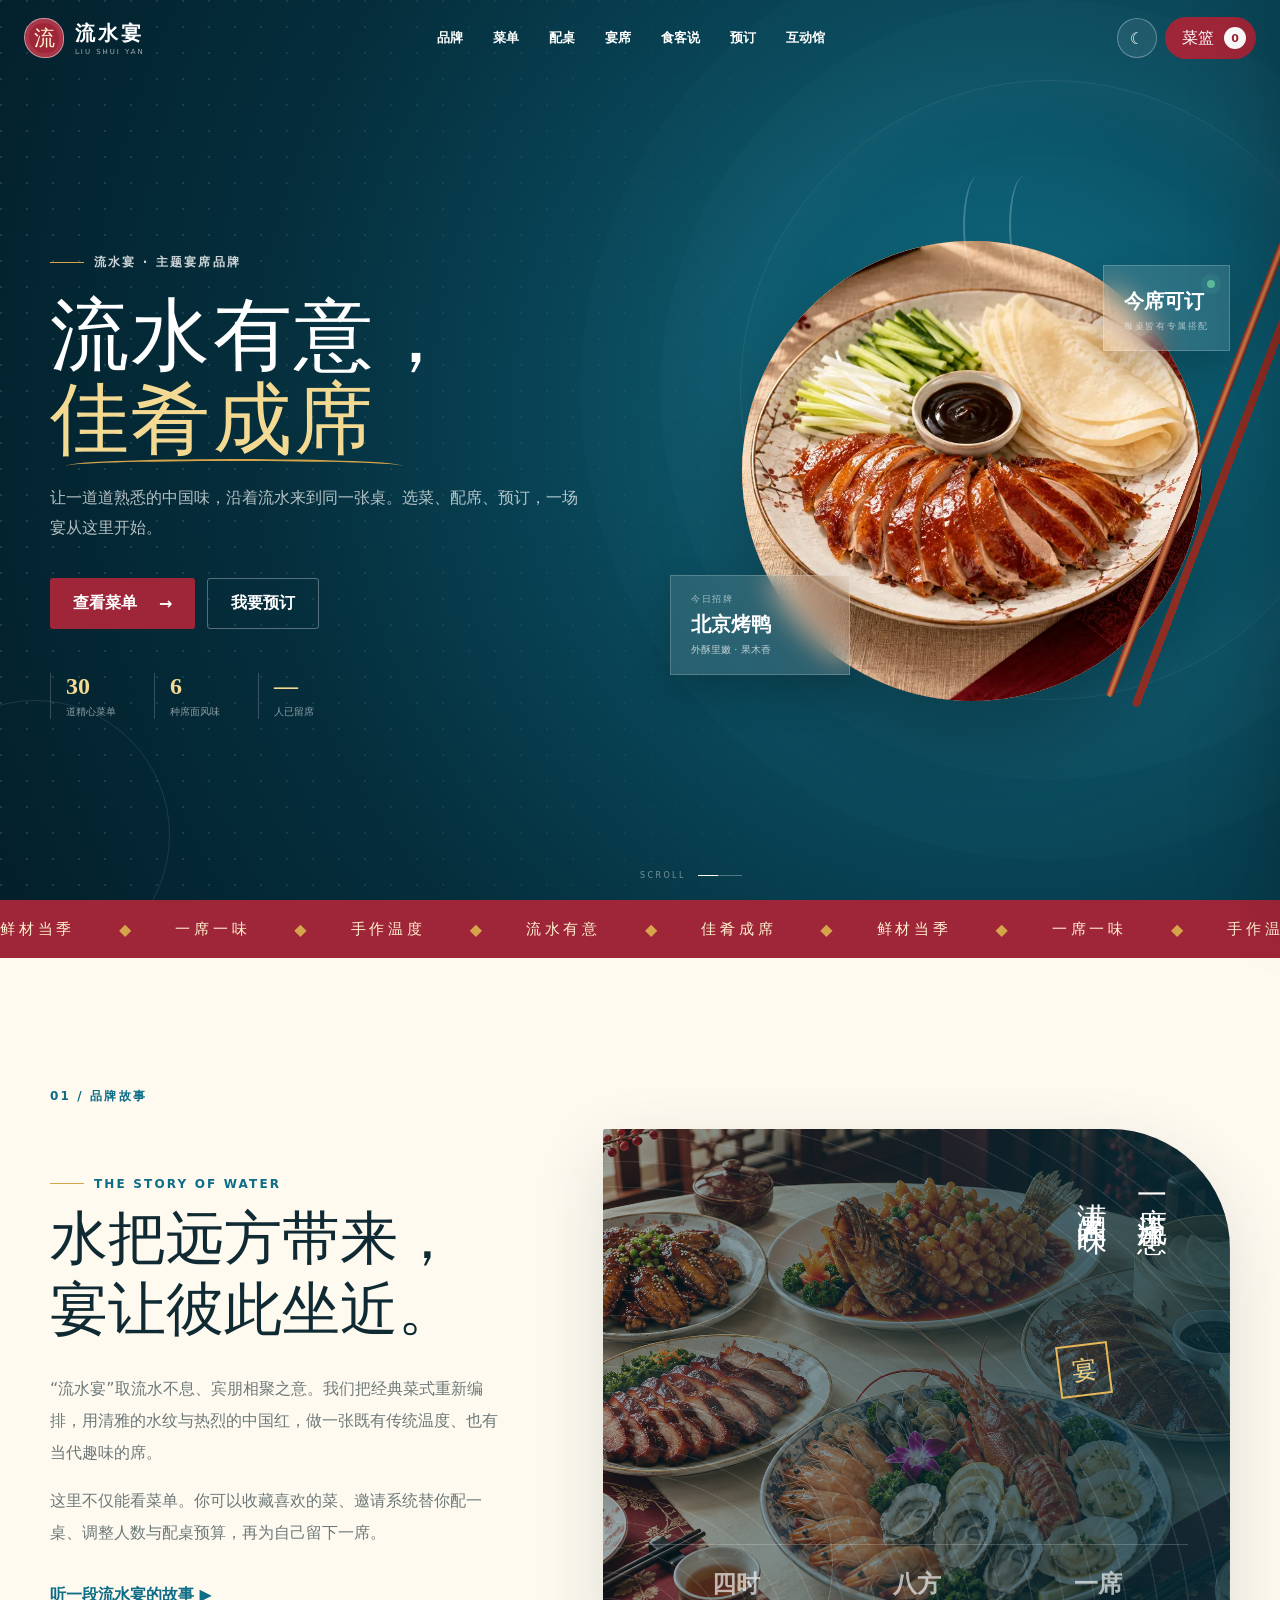
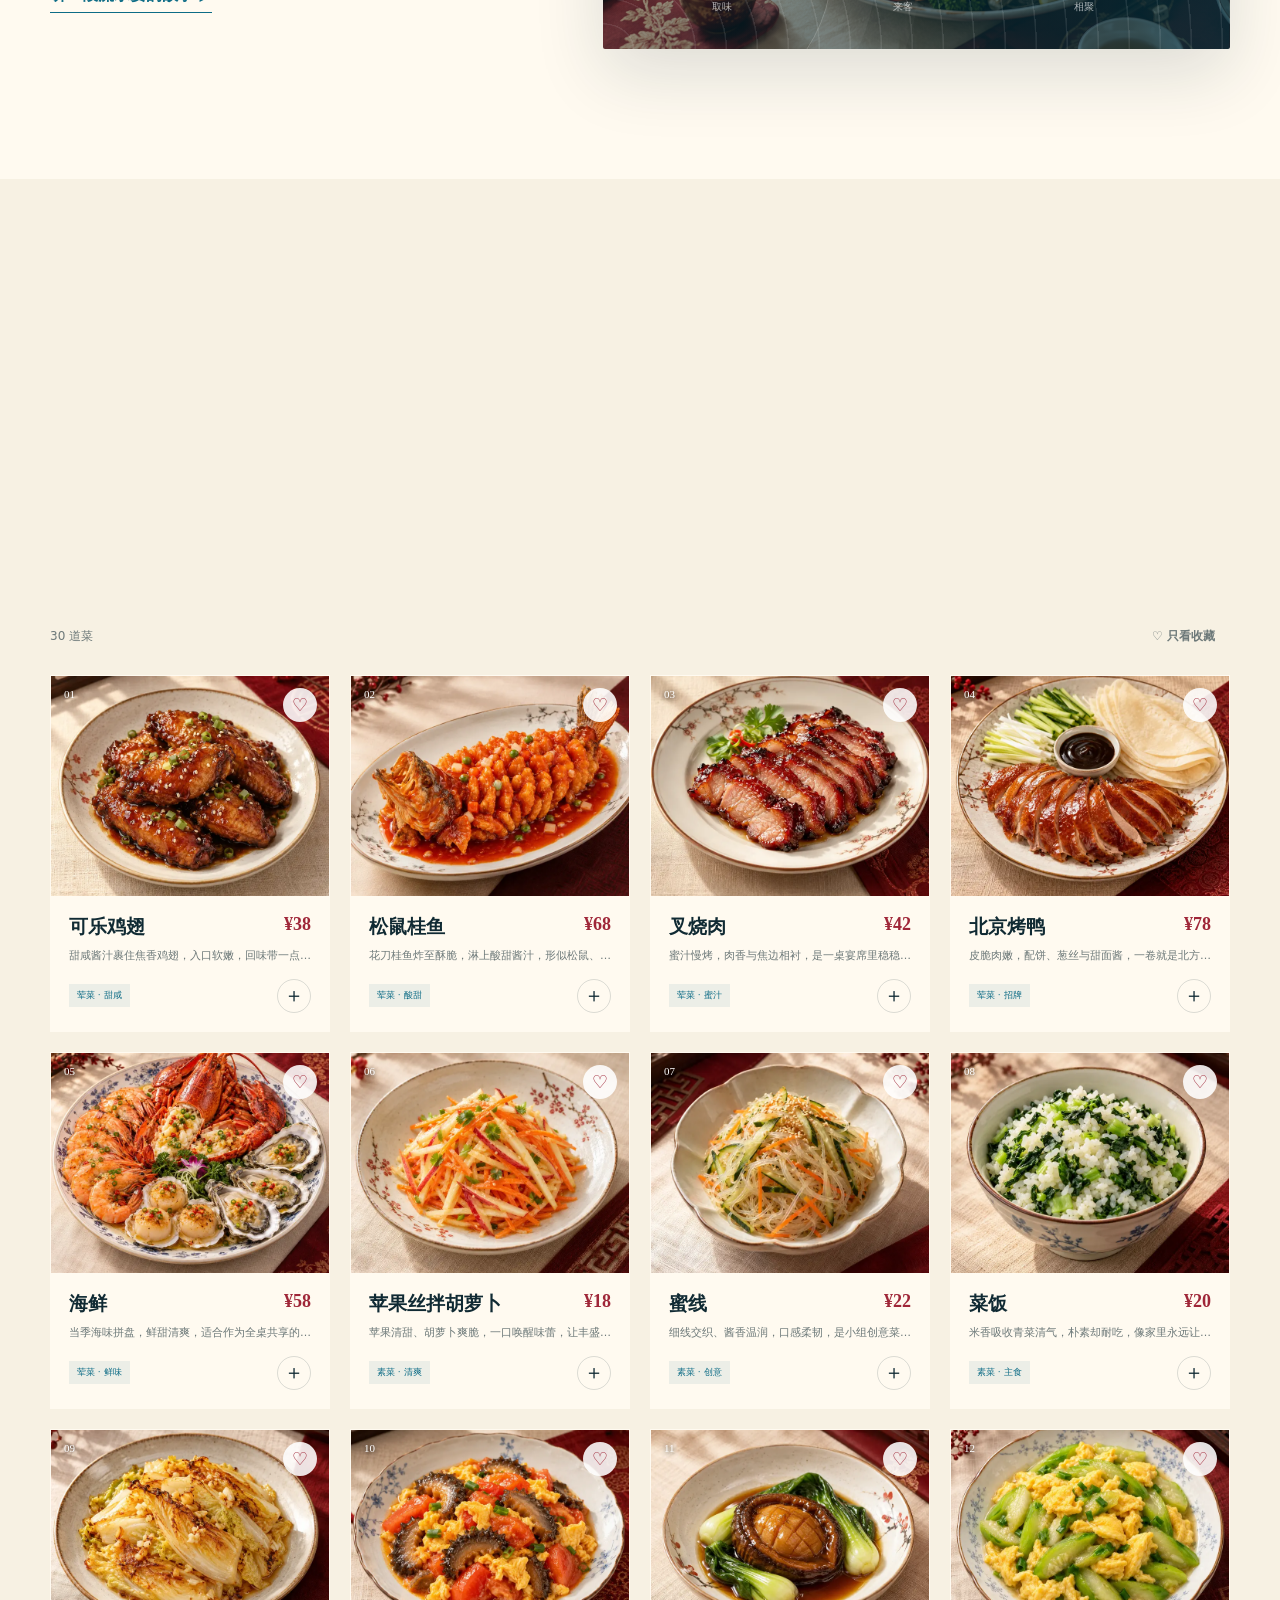
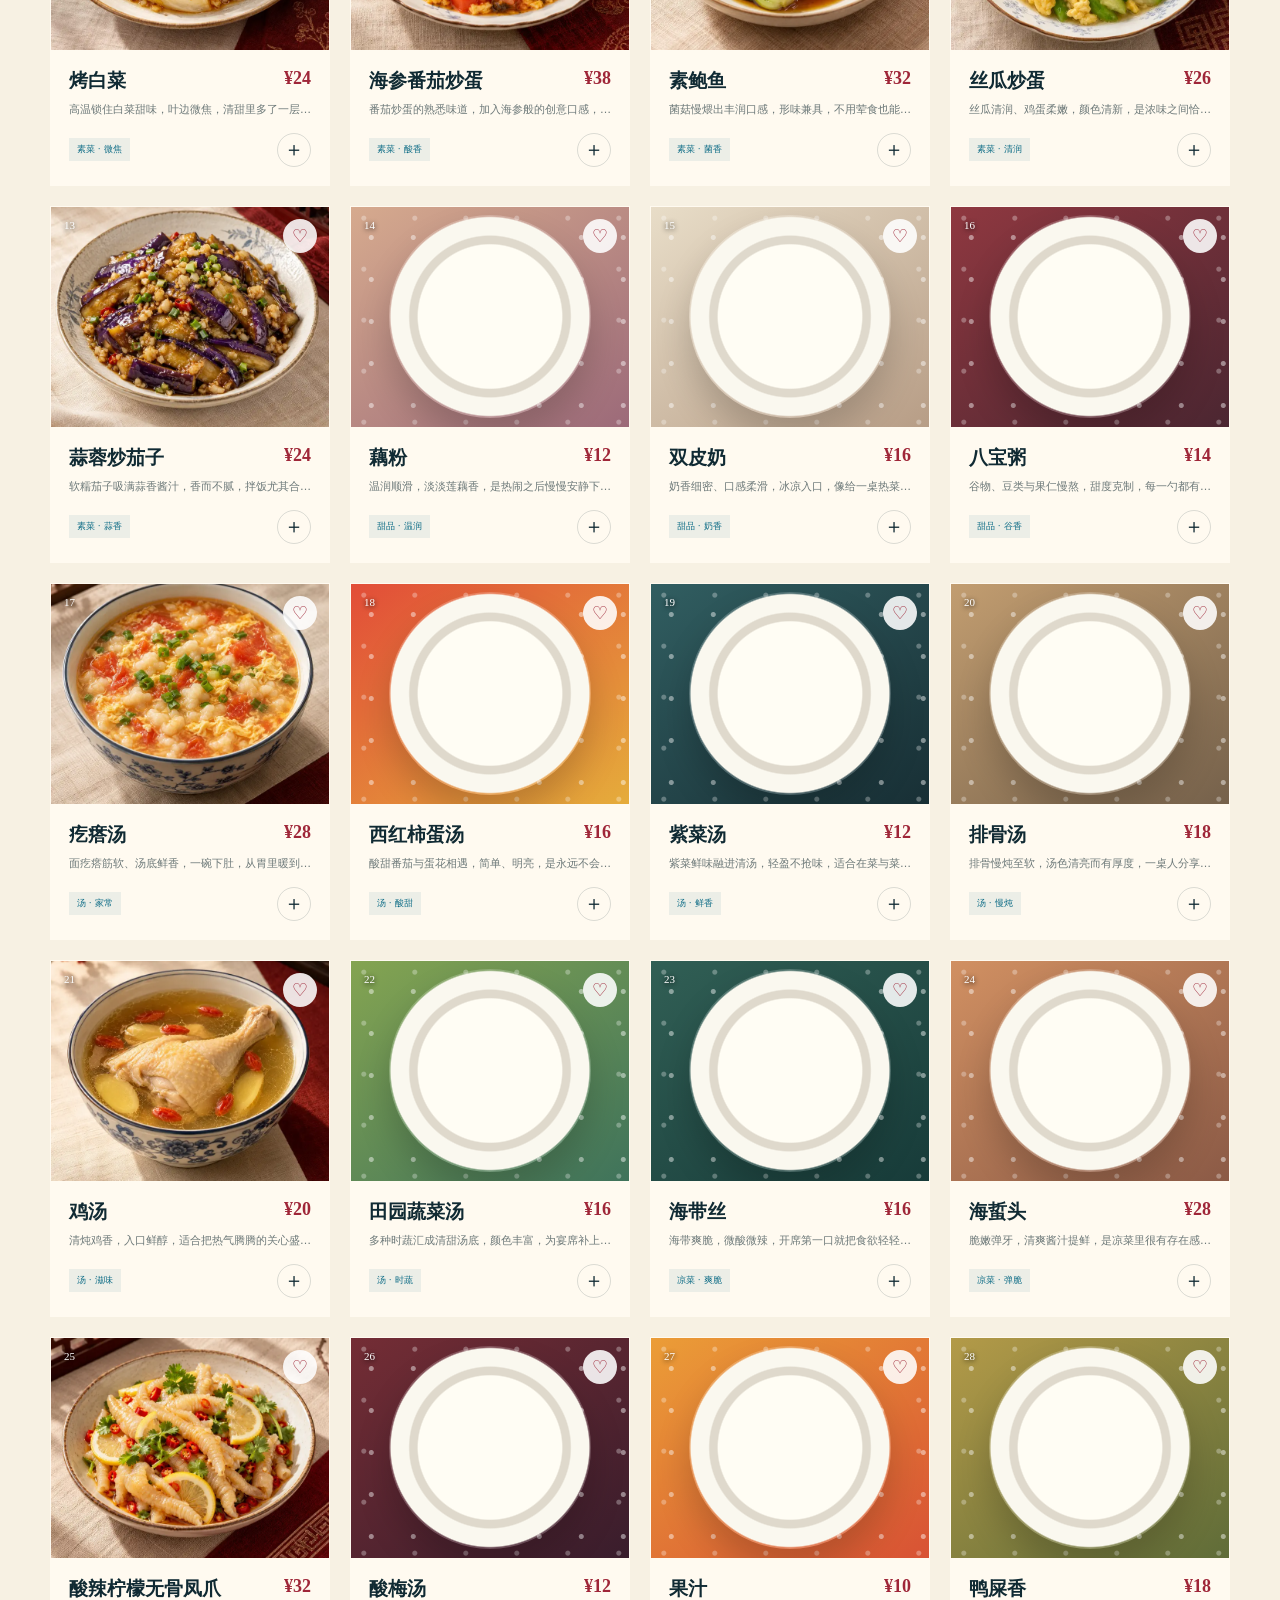
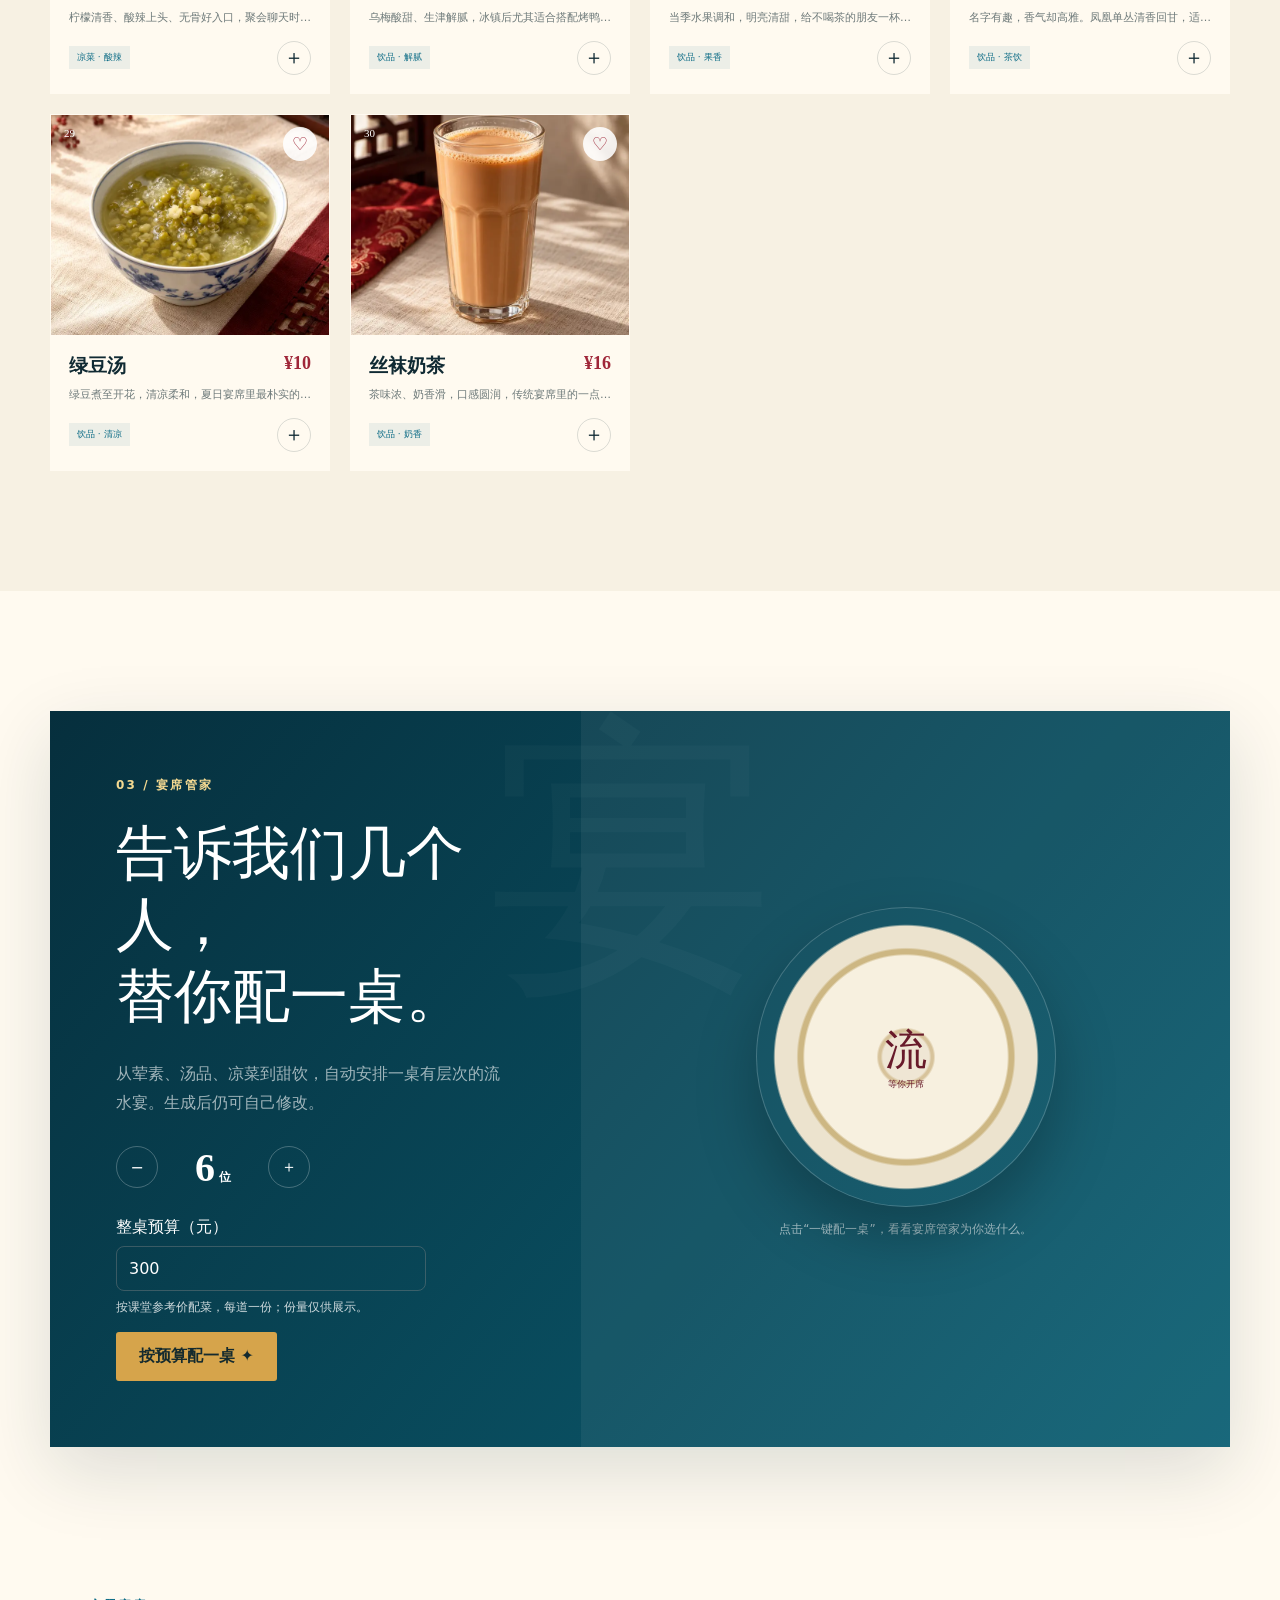
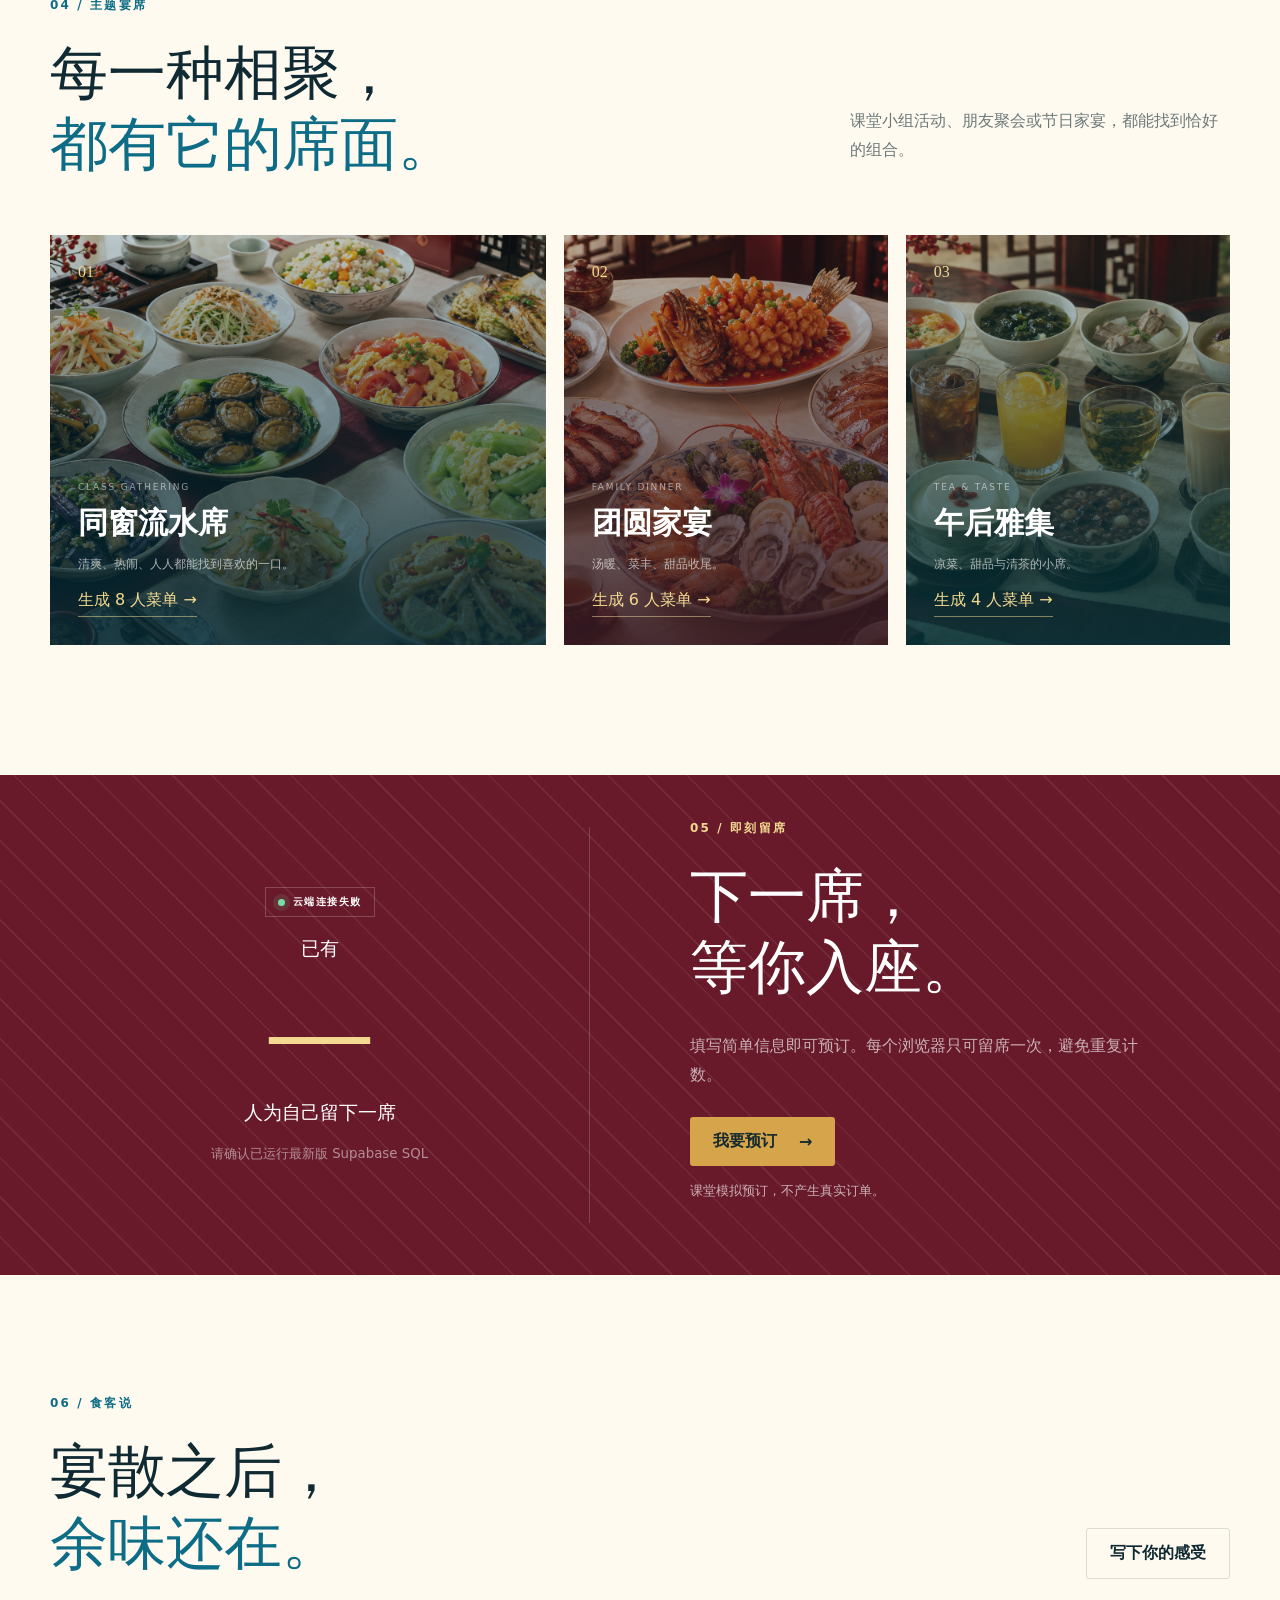
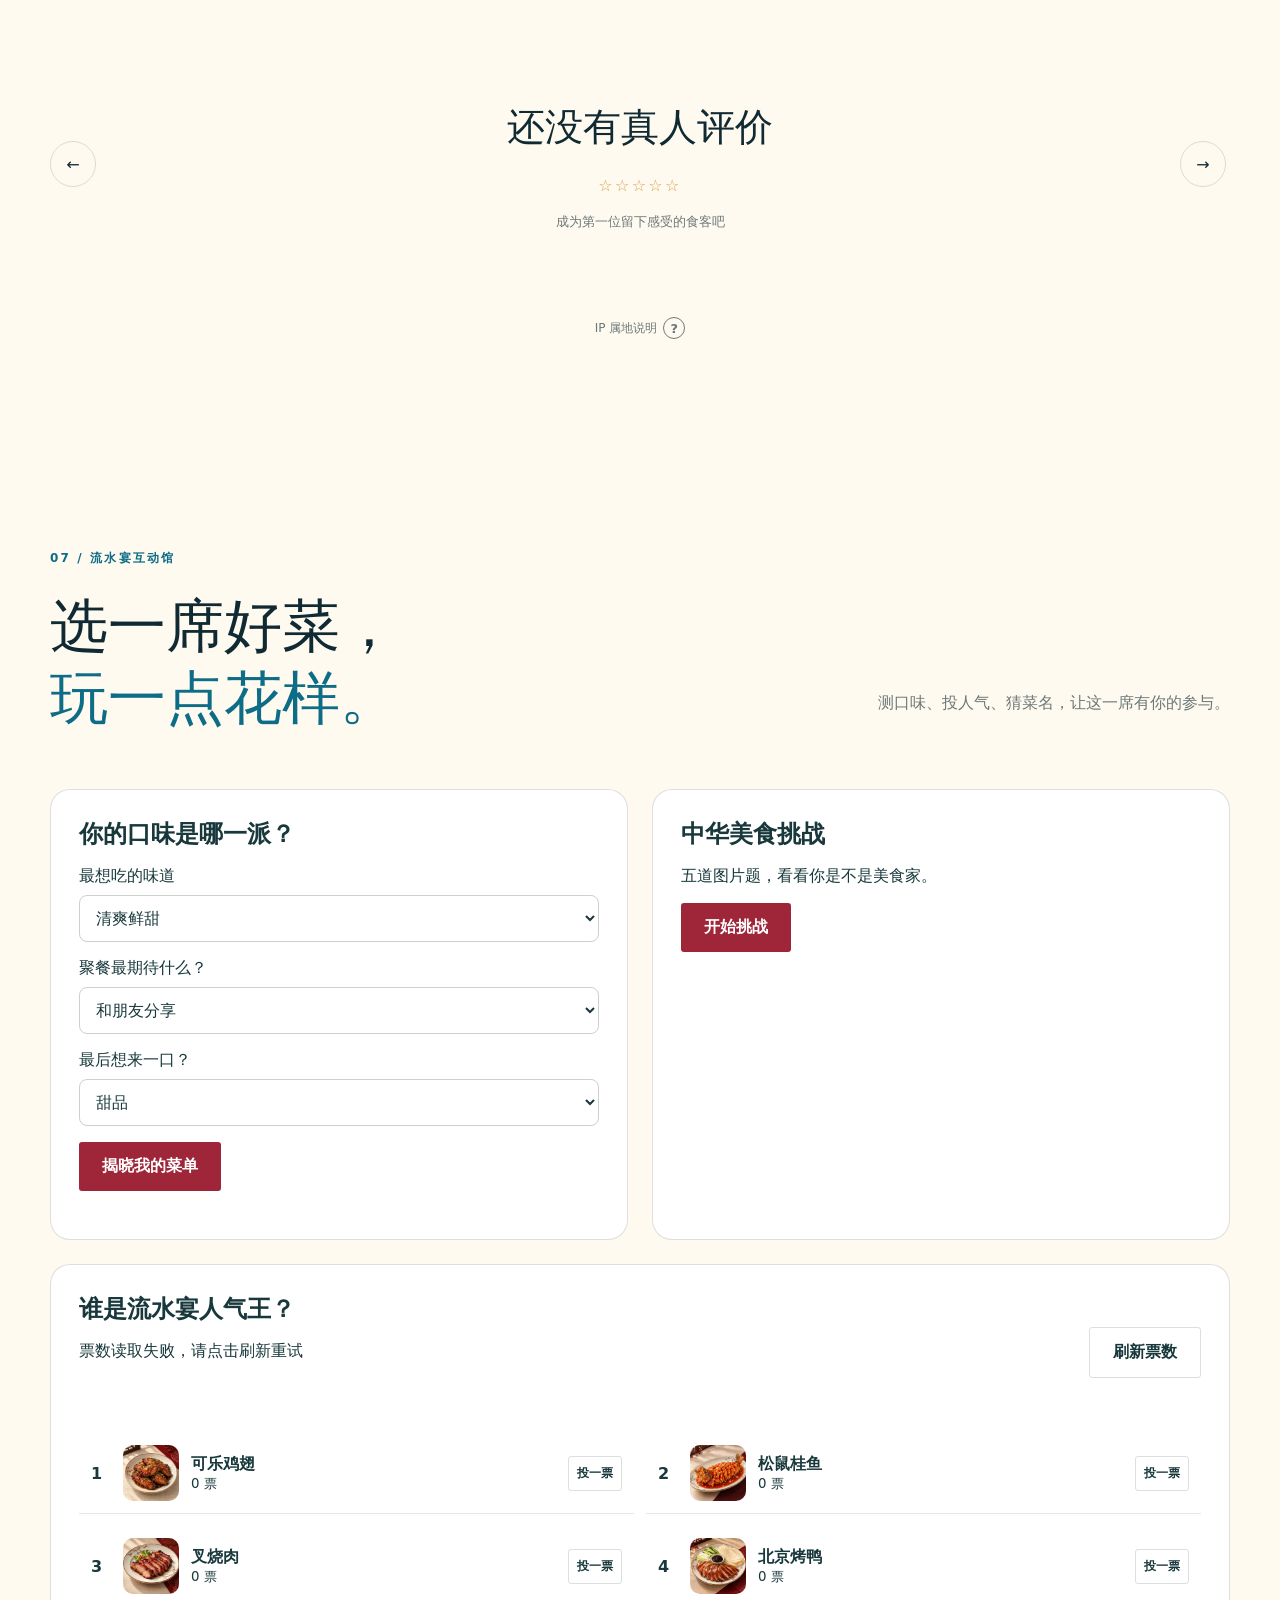
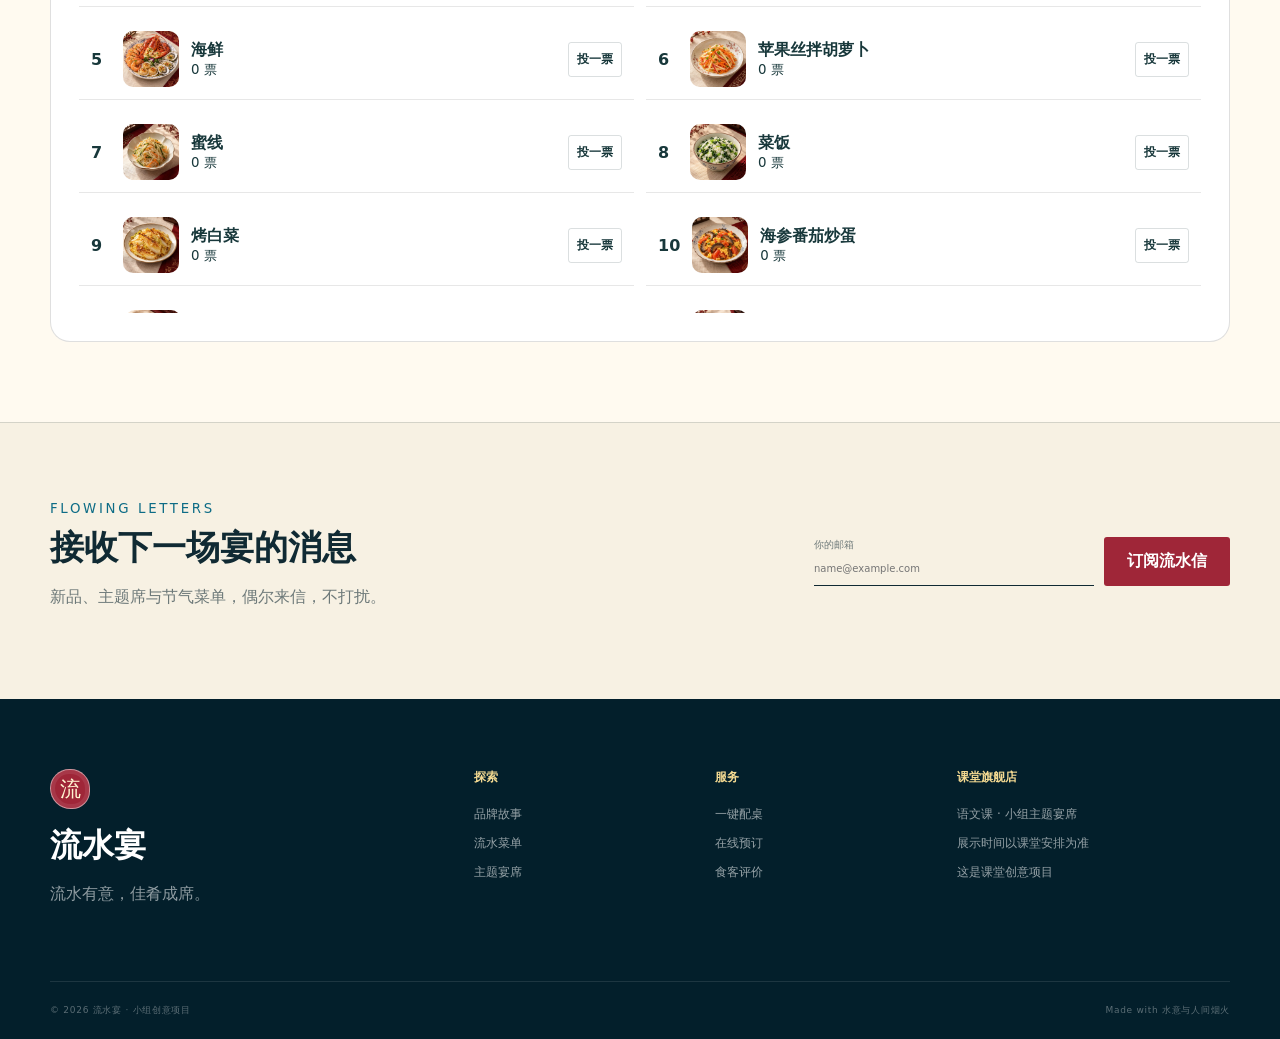
<file: index.html>
<!doctype html>
<html lang="zh-CN">
<head>
  <meta charset="utf-8">
  <meta name="viewport" content="width=device-width,initial-scale=1,viewport-fit=cover">
  <meta name="theme-color" content="#082f49">
  <meta name="description" content="流水宴——流水有意，佳肴成席。中式主题宴席、菜单搭配与在线预订。">
  <title>流水宴｜流水有意，佳肴成席</title>
  <link rel="icon" type="image/svg+xml" href="favicon.svg?v=1">
  <link rel="stylesheet" href="styles.css?v=20261016-location-help">
  <script src="config.js"></script>
  <script src="assets/story-audio.js?v=20261012" defer></script>
  <script src="script.js?v=20261016-review-region" defer></script>
  <script src="interactions.js?v=20261012-1" defer></script>
  <link rel="stylesheet" href="interactions.css?v=20261012-1">
  <style>[hidden]{display:none!important}.qty button:disabled{opacity:.35;cursor:not-allowed}</style>
</head>
<body>
  <a class="skip-link" href="#menu">跳到菜单</a>
  <div class="page-progress" id="pageProgress"></div>

  <header class="site-header" id="top">
    <a class="brand" href="#top" aria-label="流水宴首页">
      <span class="brand-seal">流</span>
      <span><b>流水宴</b><small>LIU SHUI YAN</small></span>
    </a>
    <nav class="desktop-nav" aria-label="主要导航">
      <a href="#story">品牌</a><a href="#menu">菜单</a><a href="#planner">配桌</a>
      <a href="#events">宴席</a><a href="#reviews">食客说</a><a href="#reserve">预订</a>
    </nav>
    <div class="header-actions">
      <button class="icon-button" id="themeToggle" aria-label="切换夜宴模式" title="夜宴模式">☾</button>
      <button class="cart-button" id="openCart"><span>菜篮</span><b id="cartCount">0</b></button>
      <button class="icon-button mobile-only" id="menuToggle" aria-label="打开菜单">☰</button>
    </div>
  </header>
  <nav class="mobile-nav" id="mobileNav" aria-label="手机导航">
    <a href="#story">品牌故事</a><a href="#menu">流水菜单</a><a href="#planner">一键配桌</a>
    <a href="#events">主题宴席</a><a href="#reviews">食客说</a><a href="#reserve">我要预订</a>
  </nav>

  <main>
    <section class="hero">
      <div class="water-orb orb-a"></div><div class="water-orb orb-b"></div>
      <div class="hero-copy reveal">
        <p class="eyebrow"><span></span> 流水宴 · 主题宴席品牌</p>
        <h1>流水有意，<br><em>佳肴成席</em></h1>
        <p class="hero-lead">让一道道熟悉的中国味，沿着流水来到同一张桌。选菜、配席、预订，一场宴从这里开始。</p>
        <div class="hero-actions">
          <a class="btn btn-primary" href="#menu">查看菜单 <span>→</span></a>
          <button class="btn btn-ghost" data-open-reserve>我要预订</button>
        </div>
        <div class="hero-meta">
          <div><b>30</b><span>道精心菜单</span></div><div><b>6</b><span>种席面风味</span></div>
          <div><b id="heroReserveCount">—</b><span>人已留席</span></div>
        </div>
      </div>
      <div class="hero-visual reveal">
        <div class="hero-plate">
          <div class="dish-art hero-art" data-art="peking-duck"></div>
          <span class="steam steam-1"></span><span class="steam steam-2"></span>
        </div>
        <div class="floating-card card-one"><small>今日招牌</small><b>北京烤鸭</b><span>外酥里嫩 · 果木香</span></div>
        <div class="floating-card card-two"><b>今席可订</b><span class="live-dot"></span><small>每桌皆有专属搭配</small></div>
        <div class="hero-chopsticks"></div>
      </div>
      <div class="hero-scroll"><span>SCROLL</span><i></i></div>
    </section>

    <section class="marquee" aria-label="品牌特色"><div>
      <span>鲜材当季</span><i>◆</i><span>一席一味</span><i>◆</i><span>手作温度</span><i>◆</i>
      <span>流水有意</span><i>◆</i><span>佳肴成席</span><i>◆</i><span>鲜材当季</span><i>◆</i>
      <span>一席一味</span><i>◆</i><span>手作温度</span><i>◆</i>
    </div></section>

    <section class="story section-shell" id="story">
      <div class="section-label">01 / 品牌故事</div>
      <div class="story-grid">
        <div class="story-copy reveal">
          <p class="eyebrow dark"><span></span> THE STORY OF WATER</p>
          <h2>水把远方带来，<br>宴让彼此坐近。</h2>
          <p>“流水宴”取流水不息、宾朋相聚之意。我们把经典菜式重新编排，用清雅的水纹与热烈的中国红，做一张既有传统温度、也有当代趣味的席。</p>
          <p>这里不仅能看菜单。你可以收藏喜欢的菜、邀请系统替你配一桌、调整人数和预算，再为自己留下一席。</p>
          <button class="text-link" id="playStory">听一段流水宴的故事 <span>▶</span></button>
        </div>
        <div class="story-panel reveal">
          <div class="story-ripple"></div>
          <div class="vertical-words">一席流水意<br>满桌人间味</div>
          <div class="story-seal">宴</div>
          <div class="story-stats"><span><b>四时</b>取味</span><span><b>八方</b>来客</span><span><b>一席</b>相聚</span></div>
        </div>
      </div>
    </section>

    <section class="menu-section" id="menu">
      <div class="section-shell">
        <div class="section-head reveal">
          <div><div class="section-label">02 / 流水菜单</div><h2>好菜不必赶，<br><em>沿席慢慢挑。</em></h2></div>
          <p>六类风味、三十道菜。点击菜品看详情，加入菜篮后可自由增减数量。</p>
        </div>
        <div class="menu-toolbar reveal">
          <div class="category-tabs" id="categoryTabs" role="tablist"></div>
          <label class="search-box"><span>⌕</span><input id="dishSearch" type="search" placeholder="搜索菜名或口味…" aria-label="搜索菜品"></label>
        </div>
        <div class="menu-results"><span id="resultCount">30 道菜</span><button id="favoritesOnly">♡ 只看收藏</button></div>
        <div class="dish-grid" id="dishGrid"></div>
        <div class="empty-state" id="emptyState" hidden><b>这一席暂时空着</b><span>换个关键词或分类试试。</span></div>
      </div>
    </section>

    <section class="planner section-shell" id="planner">
      <div class="planner-card reveal">
        <div class="planner-copy">
          <div class="section-label light">03 / 宴席管家</div>
          <h2>告诉我们几个人，<br>替你配一桌。</h2>
          <p>从荤素、汤品、凉菜到甜饮，自动安排一桌有层次的流水宴。生成后仍可自己修改。</p>
          <div class="people-control">
            <button id="peopleMinus" aria-label="减少人数">−</button><strong><span id="peopleCount">6</span><small>位</small></strong><button id="peoplePlus" aria-label="增加人数">＋</button>
          </div>
          <button class="btn btn-gold" id="autoPlan">一键配一桌 <span>✦</span></button>
        </div>
        <div class="planner-preview" id="plannerPreview">
          <div class="round-table"><div class="table-center"><span>流</span><small>等你开席</small></div></div>
          <p>点击“一键配一桌”，看看宴席管家为你选什么。</p>
        </div>
      </div>
    </section>

    <section class="events section-shell" id="events">
      <div class="section-head reveal"><div><div class="section-label">04 / 主题宴席</div><h2>每一种相聚，<br><em>都有它的席面。</em></h2></div><p>课堂小组活动、朋友聚会或节日家宴，都能找到恰好的组合。</p></div>
      <div class="event-grid">
        <article class="event-card event-large reveal"><div class="event-ink ink-one"></div><span>01</span><div><small>CLASS GATHERING</small><h3>同窗流水席</h3><p>清爽、热闹、人人都能找到喜欢的一口。</p><button class="event-plan" data-people="8">生成 8 人菜单 →</button></div></article>
        <article class="event-card reveal"><div class="event-ink ink-two"></div><span>02</span><div><small>FAMILY DINNER</small><h3>团圆家宴</h3><p>汤暖、菜丰、甜品收尾。</p><button class="event-plan" data-people="6">生成 6 人菜单 →</button></div></article>
        <article class="event-card reveal"><div class="event-ink ink-three"></div><span>03</span><div><small>TEA & TASTE</small><h3>午后雅集</h3><p>凉菜、甜品与清茶的小席。</p><button class="event-plan" data-people="4">生成 4 人菜单 →</button></div></article>
      </div>
    </section>

    <section class="reservation-band" id="reserve">
      <div class="band-pattern"></div>
      <div class="reservation-inner section-shell">
        <div class="popularity reveal">
          <span class="live-badge"><i></i><b id="syncStatus">正在连接</b></span>
          <p>已有</p><strong id="reserveCount">—</strong><p>人为自己留下一席</p>
          <small id="countNote">读取预订人气中…</small>
        </div>
        <div class="reserve-copy reveal"><div class="section-label light">05 / 即刻留席</div><h2>下一席，<br>等你入座。</h2><p>填写简单信息即可预订。每个浏览器只可留席一次，避免重复计数。</p><button class="btn btn-gold" data-open-reserve id="mainReserveButton">我要预订 <span>→</span></button></div>
      </div>
    </section>

    <section class="reviews section-shell" id="reviews">
      <div class="section-head reveal"><div><div class="section-label">06 / 食客说</div><h2>宴散之后，<br><em>余味还在。</em></h2></div><button class="btn btn-outline" id="openReview">写下你的感受</button></div>
      <div class="review-stage reveal">
        <button class="review-arrow" id="reviewPrev" aria-label="上一条评价">←</button>
        <div class="review-track" id="reviewTrack"></div>
        <button class="review-arrow" id="reviewNext" aria-label="下一条评价">→</button>
      </div>
      <div class="review-dots" id="reviewDots"></div>
      <details class="review-location-help">
        <summary><span>IP 属地说明</span><span class="review-help-icon" aria-hidden="true">?</span></summary>
        <p class="privacy-note">IP 属地仅显示国家／地区及省、直辖市或州级区域，查询失败时仅显示国家或“属地未知”。使用 VPN 可能显示出口所在地，不能据此确认个人身份。历史评价无来源记录时显示“属地未知”。</p>
      </details>
    </section>

    <section class="newsletter">
      <div class="section-shell newsletter-inner reveal"><div><small>FLOWING LETTERS</small><h2>接收下一场宴的消息</h2><p>新品、主题席与节气菜单，偶尔来信，不打扰。</p><p id="newsletterStatus" class="newsletter-status" hidden></p></div><form id="newsletterForm"><label><span>你的邮箱</span><input name="email" type="email" required autocomplete="email" placeholder="name@example.com"></label><button class="btn btn-primary" type="submit">订阅流水信</button></form></div>
    </section>
  </main>

  <footer>
    <div class="footer-main section-shell"><div class="footer-brand"><div class="brand-seal">流</div><h2>流水宴</h2><p>流水有意，佳肴成席。</p></div><div><b>探索</b><a href="#story">品牌故事</a><a href="#menu">流水菜单</a><a href="#events">主题宴席</a></div><div><b>服务</b><a href="#planner">一键配桌</a><a href="#reserve">在线预订</a><a href="#reviews">食客评价</a></div><div><b>课堂旗舰店</b><span>语文课 · 小组主题宴席</span><span>展示时间以课堂安排为准</span><span>这是课堂创意项目</span></div></div>
    <div class="footer-bottom section-shell"><span>© 2026 流水宴 · 小组创意项目</span><span>Made with 水意与人间烟火</span></div>
  </footer>

  <aside class="drawer" id="cartDrawer" aria-hidden="true" aria-label="菜篮">
    <div class="drawer-head"><div><small>YOUR TABLE</small><h2>我的菜篮</h2></div><button class="close-button" data-close-drawer aria-label="关闭">×</button></div>
    <div class="drawer-body" id="cartItems"></div>
    <div class="drawer-empty" id="cartEmpty"><span>碗</span><b>菜篮还是空的</b><p>从菜单挑几道喜欢的菜吧。</p><a href="#menu" data-close-drawer>去选菜 →</a></div>
    <div class="drawer-foot" id="cartFoot"><div class="cart-total"><span>合计 <small>（课堂菜单参考价）</small></span><strong>¥<span id="cartTotal">0</span></strong></div><div class="drawer-actions"><button class="text-button" id="clearCart">清空菜篮</button><button class="btn btn-primary" id="confirmOrder">确认菜单</button></div></div>
  </aside>
  <div class="backdrop" id="backdrop"></div>

  <dialog class="modal dish-modal" id="dishModal"><button class="modal-close" data-close-modal aria-label="关闭">×</button><div id="dishModalContent"></div></dialog>
  <dialog class="modal form-modal" id="reserveModal"><button class="modal-close" data-close-modal aria-label="关闭">×</button><form id="reserveForm"><div class="modal-kicker">RESERVATION</div><h2>为你留一席</h2><p>填好后，这台设备将不能重复预订。</p><div class="form-grid"><label>称呼<input name="nickname" maxlength="20" required placeholder="怎么称呼你？"></label><label>人数<select name="partySize" required><option value="2">2 位</option><option value="4">4 位</option><option value="6" selected>6 位</option><option value="8">8 位</option><option value="10">10 位</option><option value="12">12 位</option></select></label><label>日期<input type="date" name="visitDate" required></label><label>时间<select name="visitTime" required><option>11:30</option><option>12:30</option><option>17:30</option><option>18:30</option><option>19:30</option></select></label></div><fieldset><legend>喜欢的座位</legend><label><input type="radio" name="seating" value="临水席" checked><span>临水席</span></label><label><input type="radio" name="seating" value="窗边席"><span>窗边席</span></label><label><input type="radio" name="seating" value="热闹大桌"><span>热闹大桌</span></label></fieldset><button class="btn btn-primary full" type="submit">确认预订</button><small class="privacy-note">仅用于本次课堂网站演示，不需要填写真实电话。</small></form><div class="success-panel" id="reserveSuccess" hidden><div class="success-mark">✓</div><h2>已为你留席</h2><p id="successText">开宴见！</p><button class="btn btn-primary" data-close-modal>好的</button></div></dialog>
  <dialog class="modal form-modal" id="reviewModal"><button class="modal-close" data-close-modal aria-label="关闭">×</button><form id="reviewForm"><div class="modal-kicker">YOUR WORDS</div><h2>写下你的感受</h2><p class="privacy-note">请文明留言。昵称和评价中的常见脏话、夹杂符号的变体会自动过滤，评分保留。</p><label>名字<input name="name" maxlength="12" required placeholder="你的名字"></label><label>评分<select name="rating"><option value="5">★★★★★ 很喜欢</option><option value="4">★★★★ 很不错</option><option value="3">★★★ 还可以</option></select></label><label>评价<textarea name="text" maxlength="100" required placeholder="哪道菜让你记住了流水宴？"></textarea></label><p class="privacy-note">发布后仅显示国家及省／州级属地，不公开数字 IP、街道或精确位置。属地可能受 VPN 和数据库误差影响。</p><label class="privacy-note" style="display:flex;align-items:flex-start;gap:8px"><input style="width:auto;flex:none;margin-top:4px" type="checkbox" name="geoConsent" required><span>我同意发布时将网络 IP 发送至 <a href="https://ipwhois.io/" target="_blank" rel="noopener noreferrer">ipwho.is</a> 查询国家及省／州属地，并公开显示查询到的区域。</span></label><button class="btn btn-primary full">发布评价</button></form></dialog>

  <dialog class="modal form-modal" id="menuCardModal"><button class="modal-close" data-close-modal aria-label="关闭">×</button><div id="menuCardContent"></div><textarea id="menuCopyFallback" readonly hidden aria-label="复制菜单文字"></textarea><div class="menu-card-actions"><button class="btn btn-primary" id="copyMenu">复制菜单</button><button class="btn btn-outline" id="downloadMenu">下载菜单</button><button class="text-button" id="menuCardReserve">继续留席 →</button></div></dialog>
  <style>.saved-menu-lines p{display:flex;justify-content:space-between;gap:16px;border-bottom:1px solid #8883;padding:8px 0}.menu-card-actions{display:flex;flex-wrap:wrap;gap:12px;margin-top:20px}#menuCopyFallback{width:100%;min-height:180px}#menuCardModal{max-height:85vh;overflow:auto}</style>
  <div class="toast-stack" id="toastStack" aria-live="polite"></div>
  <button class="back-to-top" id="backToTop" aria-label="返回顶部">↑</button>
</body>
</html>
</file>
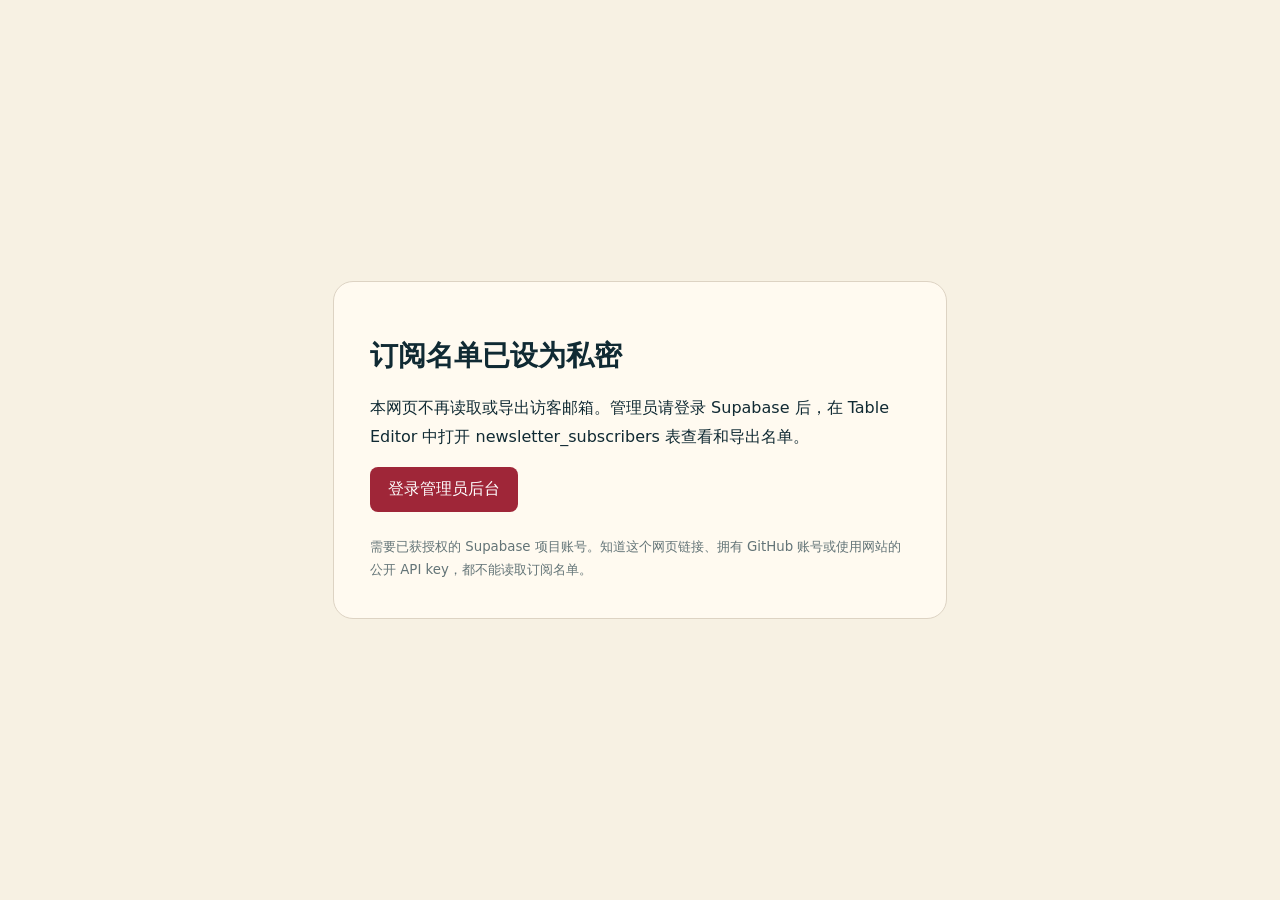
<file: liushui-console-7c9f.html>
<!doctype html>
<html lang="zh-CN">
<head>
<meta charset="utf-8">
<meta name="viewport" content="width=device-width,initial-scale=1">
<meta name="robots" content="noindex,nofollow,noarchive">
<title>流水宴 · 私密订阅管理</title>
<link rel="icon" href="favicon.svg">
<style>
body{margin:0;min-height:100vh;display:grid;place-items:center;background:#f7f1e3;color:#102a33;font-family:system-ui,sans-serif}
main{max-width:540px;margin:24px;padding:36px;border-radius:20px;background:#fffaf0;border:1px solid #ddd3c3}
h1{font-size:28px}p{line-height:1.8}a{display:inline-block;padding:12px 18px;border-radius:8px;background:#9f2638;color:white;text-decoration:none}
small{display:block;margin-top:24px;color:#637477;line-height:1.7}
</style>
</head>
<body><main><h1>订阅名单已设为私密</h1><p>本网页不再读取或导出访客邮箱。管理员请登录 Supabase 后，在 Table Editor 中打开 newsletter_subscribers 表查看和导出名单。</p><a href="https://supabase.com/dashboard/project/tunuexbkkakiawsyanqu/editor" rel="noreferrer">登录管理员后台</a><small>需要已获授权的 Supabase 项目账号。知道这个网页链接、拥有 GitHub 账号或使用网站的公开 API key，都不能读取订阅名单。</small></main></body>
</html>
</file>
<file: styles.css>
:root {
  --ink:#102a33; --deep:#073b4c; --water:#0d6c86; --cyan:#79c9d5;
  --paper:#f7f1e3; --paper-2:#fffaf0; --red:#9f2638; --red-dark:#681a2a;
  --gold:#d6a44b; --gold-light:#f3d991; --muted:#6d7979; --line:rgba(16,42,51,.15);
  --shadow:0 24px 70px rgba(11,45,54,.14); --radius:28px;
  --serif:"Songti SC","STSong","Noto Serif SC","Times New Roman",serif;
  --sans:"PingFang SC","Microsoft YaHei","Noto Sans SC",system-ui,sans-serif;
}
*{box-sizing:border-box}html{scroll-behavior:smooth;scroll-padding-top:86px}body{margin:0;color:var(--ink);background:var(--paper-2);font-family:var(--sans);overflow-x:hidden}button,input,select,textarea{font:inherit}button,a{ -webkit-tap-highlight-color:transparent}button{color:inherit}a{color:inherit;text-decoration:none}img{max-width:100%}body.no-scroll{overflow:hidden}
body.night{--ink:#e9f4f3;--deep:#031f2b;--paper:#092d38;--paper-2:#06232d;--muted:#a7b9b7;--line:rgba(255,255,255,.13);--shadow:0 24px 70px rgba(0,0,0,.35)}
.skip-link{position:fixed;top:-60px;left:16px;background:#fff;color:#000;padding:12px 18px;z-index:999;border-radius:8px}.skip-link:focus{top:16px}.page-progress{position:fixed;left:0;top:0;height:3px;background:linear-gradient(90deg,var(--cyan),var(--gold));z-index:1000;width:0}.section-shell{width:min(1180px,calc(100% - 48px));margin-inline:auto}.section-label{font-size:12px;font-weight:800;letter-spacing:.18em;color:var(--water);text-transform:uppercase;margin-bottom:24px}.section-label.light{color:var(--gold-light)}.eyebrow{display:flex;gap:10px;align-items:center;color:rgba(255,255,255,.8);letter-spacing:.18em;font-size:12px;font-weight:800}.eyebrow span{display:block;width:34px;height:1px;background:var(--gold)}.eyebrow.dark{color:var(--water)}.reveal{opacity:0;transform:translateY(24px);transition:.75s cubic-bezier(.2,.8,.2,1)}.reveal.visible{opacity:1;transform:none}

.site-header{height:76px;padding:0 max(24px,calc((100vw - 1320px)/2));display:flex;align-items:center;justify-content:space-between;position:fixed;z-index:100;top:0;left:0;right:0;color:white;transition:.3s}.site-header.scrolled{height:68px;background:rgba(255,250,240,.92);backdrop-filter:blur(18px);color:var(--ink);box-shadow:0 8px 30px rgba(10,45,54,.08)}body.night .site-header.scrolled{background:rgba(6,35,45,.92)}.brand{display:flex;align-items:center;gap:11px}.brand-seal{display:grid;place-items:center;width:40px;height:40px;border-radius:50% 50% 46% 54%;background:var(--red);color:#fff4d1;font-family:var(--serif);font-size:21px;border:1px solid rgba(255,255,255,.5);box-shadow:inset 0 0 0 4px rgba(255,255,255,.08)}.brand b{font-family:var(--serif);font-size:20px;letter-spacing:.15em}.brand small{display:block;font-size:7px;letter-spacing:.28em;opacity:.62;margin-top:1px}.desktop-nav{display:flex;gap:30px;font-size:13px;font-weight:650}.desktop-nav a{position:relative;padding:26px 0}.desktop-nav a:after{content:"";position:absolute;left:0;right:100%;bottom:19px;height:1px;background:var(--gold);transition:.25s}.desktop-nav a:hover:after{right:0}.header-actions{display:flex;align-items:center;gap:8px}.icon-button{border:1px solid rgba(255,255,255,.3);background:rgba(255,255,255,.08);color:inherit;border-radius:50%;width:40px;height:40px;cursor:pointer}.site-header.scrolled .icon-button{border-color:var(--line)}.cart-button{border:0;border-radius:99px;padding:10px 10px 10px 17px;background:var(--red);color:white;display:flex;gap:10px;align-items:center;cursor:pointer}.cart-button b{background:#fff;color:var(--red);min-width:22px;height:22px;border-radius:50%;display:grid;place-items:center;font-size:11px}.mobile-only,.mobile-nav{display:none}

.hero{min-height:760px;height:min(900px,100vh);position:relative;overflow:hidden;background:radial-gradient(circle at 78% 45%,#12768d 0,#09495c 34%,#052e3c 66%,#031f2b 100%);color:white;padding:140px max(24px,calc((100vw - 1180px)/2)) 80px;display:grid;grid-template-columns:1fr 1fr;align-items:center;gap:60px}.hero:before{content:"";position:absolute;inset:0;opacity:.12;background-image:radial-gradient(circle at 1px 1px,#fff 1px,transparent 0);background-size:26px 26px;mask-image:linear-gradient(90deg,#000,transparent 70%)}.water-orb{position:absolute;border:1px solid rgba(255,255,255,.1);border-radius:50%}.orb-a{width:620px;height:620px;right:-80px;top:80px;box-shadow:inset 0 0 80px rgba(121,201,213,.12),0 0 0 80px rgba(121,201,213,.025),0 0 0 160px rgba(121,201,213,.018)}.orb-b{width:270px;height:270px;left:-100px;bottom:-70px}.hero-copy{z-index:2}.hero h1{font-family:var(--serif);font-size:clamp(54px,6.2vw,92px);font-weight:500;line-height:1.06;letter-spacing:.03em;margin:22px 0}.hero h1 em{font-style:normal;color:var(--gold-light);position:relative}.hero h1 em:after{content:"";position:absolute;bottom:-10px;left:5%;right:-8%;height:12px;border-top:2px solid var(--gold);border-radius:50%}.hero-lead{max-width:540px;line-height:1.9;color:rgba(255,255,255,.7);font-size:16px}.hero-actions{display:flex;gap:12px;margin:34px 0 44px}.btn{border:0;border-radius:3px;padding:14px 23px;cursor:pointer;font-weight:800;display:inline-flex;align-items:center;justify-content:center;gap:22px;transition:.25s}.btn:hover{transform:translateY(-2px);box-shadow:0 12px 25px rgba(0,0,0,.15)}.btn-primary{background:var(--red);color:white}.btn-ghost{background:transparent;color:white;border:1px solid rgba(255,255,255,.32)}.btn-gold{background:var(--gold);color:#142a2e}.btn-outline{background:transparent;border:1px solid var(--line)}.btn.full{width:100%}.hero-meta{display:flex;gap:38px}.hero-meta div{display:flex;flex-direction:column;border-left:1px solid rgba(255,255,255,.2);padding-left:15px}.hero-meta b{font-family:var(--serif);font-size:24px;color:var(--gold-light)}.hero-meta span{font-size:10px;color:rgba(255,255,255,.54);margin-top:5px}.hero-visual{position:relative;height:570px;z-index:2}.hero-plate{position:absolute;width:460px;height:460px;border-radius:50%;right:5%;top:8%;background:radial-gradient(circle,#f7f2e8 0 43%,#e9ded0 44% 51%,#fff 52% 63%,#d7caba 64% 66%,#eff2ef 67%);filter:drop-shadow(0 40px 40px rgba(0,0,0,.28));display:grid;place-items:center;animation:float 6s ease-in-out infinite}.hero-art{width:68%;height:68%;border-radius:50%!important}.hero-chopsticks{position:absolute;width:8px;height:530px;background:linear-gradient(90deg,#7b241d,#d7834d,#5c1717);right:4%;top:-2%;transform:rotate(21deg);border-radius:10px;box-shadow:28px 0 0 #8d2d23}.steam{position:absolute;width:30px;height:100px;border-left:2px solid rgba(255,255,255,.22);border-radius:50%;top:-65px;left:48%;animation:steam 3s infinite}.steam-2{left:58%;animation-delay:1s}.floating-card{position:absolute;backdrop-filter:blur(15px);background:rgba(255,255,255,.13);border:1px solid rgba(255,255,255,.2);box-shadow:0 18px 40px rgba(0,0,0,.2);padding:17px 20px;display:flex;flex-direction:column}.card-one{left:0;bottom:90px;min-width:180px}.floating-card small{font-size:9px;letter-spacing:.18em;opacity:.58}.floating-card b{font-family:var(--serif);font-size:20px;margin:5px 0}.floating-card span{font-size:10px;opacity:.68}.card-two{right:0;top:70px}.card-two .live-dot{position:absolute;right:14px;top:14px;width:8px;height:8px;background:#73e1a8;border-radius:50%;box-shadow:0 0 0 6px rgba(115,225,168,.12)}.hero-scroll{position:absolute;bottom:20px;left:50%;display:flex;align-items:center;gap:12px;color:rgba(255,255,255,.45);font-size:8px;letter-spacing:.3em}.hero-scroll i{width:44px;height:1px;background:rgba(255,255,255,.3);position:relative;overflow:hidden}.hero-scroll i:after{content:"";position:absolute;width:20px;height:1px;background:#fff;animation:scrollLine 2s infinite}@keyframes float{50%{transform:translateY(-12px) rotate(1deg)}}@keyframes steam{0%{transform:translateY(15px) scale(.7);opacity:0}50%{opacity:1}100%{transform:translateY(-20px) translateX(12px) scale(1.2);opacity:0}}@keyframes scrollLine{from{left:-20px}to{left:44px}}

.marquee{height:58px;background:var(--red);color:#fff0d0;overflow:hidden;display:flex;align-items:center}.marquee>div{white-space:nowrap;display:flex;gap:44px;align-items:center;min-width:max-content;animation:marquee 26s linear infinite}.marquee span{font-family:var(--serif);font-size:15px;letter-spacing:.25em}.marquee i{font-style:normal;color:var(--gold)}@keyframes marquee{to{transform:translateX(-50%)}}

.story{padding-block:130px}.story-grid{display:grid;grid-template-columns:.85fr 1.15fr;gap:90px;align-items:center}.story h2,.section-head h2,.planner h2,.reserve-copy h2{font-family:var(--serif);font-weight:500;font-size:clamp(38px,4.5vw,62px);line-height:1.24;margin:0 0 28px}.story-copy>p:not(.eyebrow){color:var(--muted);line-height:2;margin:0 0 16px}.text-link{border:0;border-bottom:1px solid currentColor;background:none;padding:6px 0;margin-top:14px;color:var(--water);font-weight:700;cursor:pointer}.story-panel{height:520px;position:relative;overflow:hidden;background:linear-gradient(145deg,#0d6c86,#052f3d 70%);border-radius:2px 120px 2px 2px;box-shadow:var(--shadow);color:white}.story-panel:before{content:"";position:absolute;inset:0;background:repeating-radial-gradient(ellipse at 0 100%,transparent 0 29px,rgba(255,255,255,.09) 30px 31px)}.story-ripple{position:absolute;width:310px;height:310px;border:1px solid rgba(255,255,255,.2);border-radius:50%;left:-80px;bottom:-70px;box-shadow:0 0 0 44px rgba(255,255,255,.04),0 0 0 88px rgba(255,255,255,.025)}.vertical-words{position:absolute;right:48px;top:50px;writing-mode:vertical-rl;font-family:var(--serif);font-size:30px;line-height:2;letter-spacing:.18em}.story-seal{position:absolute;right:120px;top:215px;width:52px;height:52px;display:grid;place-items:center;border:2px solid #e7b758;color:#efce7b;font-family:var(--serif);font-size:25px;transform:rotate(-7deg)}.story-stats{position:absolute;left:42px;right:42px;bottom:35px;display:flex;justify-content:space-around;border-top:1px solid rgba(255,255,255,.2);padding-top:23px}.story-stats span{display:flex;flex-direction:column;font-size:10px;opacity:.65}.story-stats b{font-family:var(--serif);font-size:24px;opacity:1;color:#fff}

.menu-section{background:var(--paper);padding:120px 0}.section-head{display:flex;align-items:end;justify-content:space-between;margin-bottom:55px}.section-head h2{margin:0}.section-head h2 em{color:var(--water);font-style:normal}.section-head>p{max-width:380px;color:var(--muted);line-height:1.8}.menu-toolbar{display:flex;justify-content:space-between;gap:20px;border-bottom:1px solid var(--line);padding-bottom:18px}.category-tabs{display:flex;gap:6px;overflow:auto;scrollbar-width:none}.category-tabs button,.menu-results button{border:0;background:transparent;padding:10px 15px;cursor:pointer;white-space:nowrap;color:var(--muted);font-weight:700}.category-tabs button.active{background:var(--ink);color:var(--paper-2);border-radius:99px}.search-box{width:260px;border-bottom:1px solid var(--ink);display:flex;align-items:center;gap:7px}.search-box input{width:100%;border:0;outline:0;background:transparent;padding:10px 0;color:var(--ink)}.menu-results{display:flex;justify-content:space-between;align-items:center;margin:20px 0;color:var(--muted);font-size:12px}.menu-results button.active{color:var(--red)}.dish-grid{display:grid;grid-template-columns:repeat(4,1fr);gap:20px}.dish-card{background:var(--paper-2);border:1px solid transparent;position:relative;overflow:hidden;transition:.3s;cursor:pointer}.dish-card:hover{transform:translateY(-7px);box-shadow:var(--shadow);border-color:rgba(13,108,134,.18)}.dish-image{height:220px;position:relative;overflow:hidden;background:#dbecef}.dish-art{width:100%;height:100%;display:grid;place-items:center;position:relative;overflow:hidden;background:linear-gradient(145deg,var(--art-a),var(--art-b));isolation:isolate}.dish-art:before{content:"";position:absolute;width:73%;aspect-ratio:1;border-radius:50%;background:radial-gradient(circle,#fffdf4 0 50%,#dfd9cc 51% 56%,#faf8ef 57% 69%,rgba(255,255,255,.2) 70%);box-shadow:0 20px 35px rgba(0,0,0,.18);z-index:-1}.dish-art:after{content:"";position:absolute;inset:-10%;background:radial-gradient(circle at 15% 25%,rgba(255,255,255,.45) 0 2px,transparent 3px),radial-gradient(circle at 80% 65%,rgba(255,255,255,.3) 0 2px,transparent 3px);background-size:42px 42px,51px 51px;z-index:-2}.food-emoji{font-size:70px;filter:drop-shadow(0 12px 10px rgba(0,0,0,.22));transform:rotate(var(--tilt,0deg));transition:.3s}.dish-card:hover .food-emoji{transform:rotate(0) scale(1.08)}.dish-number{position:absolute;left:13px;top:12px;color:white;font-family:var(--serif);font-size:11px;text-shadow:0 1px 5px #000}.favorite{position:absolute;right:12px;top:12px;width:34px;height:34px;border:0;border-radius:50%;background:rgba(255,255,255,.88);color:var(--red);font-size:18px;cursor:pointer;z-index:2}.favorite.active{background:var(--red);color:white}.dish-info{padding:18px}.dish-info-header{display:flex;justify-content:space-between;gap:12px;align-items:start}.dish-info h3{font-family:var(--serif);font-size:19px;margin:0 0 8px}.dish-info strong{color:var(--red);font-family:var(--serif);font-size:18px}.dish-info p{font-size:11px;color:var(--muted);white-space:nowrap;overflow:hidden;text-overflow:ellipsis;margin:0 0 16px}.dish-bottom{display:flex;justify-content:space-between;align-items:center}.dish-tag{font-size:9px;padding:5px 8px;background:rgba(13,108,134,.08);color:var(--water)}.add-dish{width:34px;height:34px;border:1px solid var(--line);background:transparent;border-radius:50%;font-size:20px;cursor:pointer}.add-dish:hover{background:var(--red);color:white;border-color:var(--red)}.empty-state{padding:70px;text-align:center;display:flex;flex-direction:column;gap:8px}.empty-state b{font-family:var(--serif);font-size:24px}

.planner{padding-block:120px}.planner-card{min-height:510px;background:linear-gradient(130deg,#062f3d,#0b5f73);color:white;display:grid;grid-template-columns:.9fr 1.1fr;overflow:hidden;position:relative;box-shadow:var(--shadow)}.planner-card:after{content:"宴";position:absolute;left:37%;top:-45px;font-family:var(--serif);font-size:290px;color:rgba(255,255,255,.025)}.planner-copy{padding:66px;z-index:1}.planner-copy p{color:rgba(255,255,255,.62);line-height:1.8}.people-control{display:flex;align-items:center;gap:20px;margin:26px 0}.people-control button{width:42px;height:42px;border-radius:50%;border:1px solid rgba(255,255,255,.25);color:white;background:transparent;cursor:pointer}.people-control strong{font-family:var(--serif);font-size:40px;min-width:70px;text-align:center}.people-control small{font-size:12px;margin-left:4px}.planner-preview{background:rgba(255,255,255,.06);display:grid;place-items:center;align-content:center;padding:40px;text-align:center;z-index:1}.round-table{width:300px;height:300px;border-radius:50%;border:1px solid rgba(255,255,255,.2);background:radial-gradient(circle,#efe6d4 0 11%,#d7c39b 12% 13%,#f7f0df 14% 48%,#cdb783 49% 51%,#ece3ce 52% 62%,transparent 63%);display:grid;place-items:center;box-shadow:0 30px 60px rgba(0,0,0,.25);position:relative}.table-center{display:flex;flex-direction:column;color:var(--red-dark)}.table-center span{font-family:var(--serif);font-size:42px}.table-center small{font-size:9px}.mini-dish{position:absolute;width:52px;height:52px;border-radius:50%;display:grid;place-items:center;background:#fff;font-size:27px;box-shadow:0 5px 12px rgba(0,0,0,.18);transform:rotate(calc(var(--i)*45deg)) translateY(-105px) rotate(calc(var(--i)*-45deg));animation:pop .4s both;animation-delay:calc(var(--i)*.06s)}@keyframes pop{from{scale:0}to{scale:1}}.planner-preview>p{font-size:12px;color:rgba(255,255,255,.6);max-width:360px;line-height:1.7}

.events{padding-block:30px 130px}.event-grid{display:grid;grid-template-columns:1.3fr .85fr .85fr;gap:18px}.event-card{height:410px;background:#0b4150;color:white;position:relative;overflow:hidden;padding:28px;display:flex;flex-direction:column;justify-content:space-between}.event-card>span{font-family:var(--serif);color:var(--gold-light);z-index:1}.event-card>div:last-child{z-index:1}.event-card small{letter-spacing:.2em;font-size:9px;opacity:.55}.event-card h3{font-family:var(--serif);font-size:30px;margin:9px 0}.event-card p{font-size:12px;opacity:.65}.event-plan{border:0;background:transparent;color:var(--gold-light);padding:5px 0;border-bottom:1px solid rgba(243,217,145,.5);cursor:pointer}.event-ink{position:absolute;inset:0;opacity:.8;transition:.5s}.event-card:hover .event-ink{transform:scale(1.07)}.ink-one{background:radial-gradient(circle at 70% 30%,#e0a050 0 6%,transparent 7%),radial-gradient(circle at 72% 38%,#f6ead1 0 18%,transparent 19%),linear-gradient(145deg,transparent 40%,#0e7a91)}.ink-two{background:radial-gradient(circle at 50% 36%,#d7b86c 0 8%,transparent 9%),radial-gradient(circle at 50% 38%,#b53131 0 22%,transparent 23%),linear-gradient(#5c1623,#9d3037)}.ink-three{background:radial-gradient(circle at 50% 34%,#edf0dc 0 20%,transparent 21%),linear-gradient(145deg,#5f7d56,#174c4f)}

.reservation-band{background:var(--red-dark);color:white;position:relative;overflow:hidden}.band-pattern{position:absolute;inset:0;opacity:.08;background:repeating-linear-gradient(45deg,transparent 0 26px,#fff 27px 28px)}.reservation-inner{min-height:500px;display:grid;grid-template-columns:1fr 1fr;align-items:center;gap:100px;position:relative}.popularity{text-align:center;border-right:1px solid rgba(255,255,255,.18);padding:60px}.popularity .live-badge{display:inline-flex;gap:8px;align-items:center;padding:7px 12px;border:1px solid rgba(255,255,255,.2);font-size:10px;letter-spacing:.15em}.live-badge i{width:7px;height:7px;border-radius:50%;background:#75dea6;box-shadow:0 0 0 5px rgba(117,222,166,.12)}.popularity p{font-family:var(--serif);font-size:19px}.popularity strong{font-family:var(--serif);font-size:100px;line-height:1;color:var(--gold-light)}.popularity>small{display:block;opacity:.5}.reserve-copy p{opacity:.65;line-height:1.8;max-width:450px;margin-bottom:28px}

.reviews{padding-block:120px}.review-stage{display:grid;grid-template-columns:50px 1fr 50px;align-items:center;gap:25px}.review-track{min-height:260px;position:relative}.review-card{position:absolute;inset:0;text-align:center;display:grid;place-items:center;align-content:center;opacity:0;transform:translateX(30px);transition:.4s;pointer-events:none}.review-card.active{opacity:1;transform:none;pointer-events:auto}.review-card .quote{font-family:var(--serif);font-size:clamp(24px,3vw,40px);line-height:1.6;max-width:780px}.review-card .stars{color:var(--gold);letter-spacing:.15em;margin:18px}.review-card small{color:var(--muted)}.review-arrow{width:46px;height:46px;border-radius:50%;border:1px solid var(--line);background:transparent;cursor:pointer}.review-dots{display:flex;justify-content:center;gap:7px}.review-dots button{width:7px;height:7px;border-radius:50%;border:0;background:var(--line);padding:0}.review-dots button.active{background:var(--red);width:24px;border-radius:5px}

.newsletter{padding:75px 0;background:var(--paper);border-top:1px solid var(--line)}.newsletter-inner{display:flex;align-items:center;justify-content:space-between;gap:50px}.newsletter small{color:var(--water);letter-spacing:.2em}.newsletter h2{font-family:var(--serif);font-size:34px;margin:8px 0}.newsletter p{color:var(--muted)}.newsletter form{display:flex;align-items:end;gap:10px}.newsletter label{display:flex;flex-direction:column;font-size:10px;color:var(--muted)}.newsletter input{width:280px;border:0;border-bottom:1px solid var(--ink);background:transparent;padding:11px 0;outline:0;color:var(--ink)}footer{background:#031f2b;color:white;padding-top:70px}.footer-main{display:grid;grid-template-columns:2fr 1fr 1fr 1.5fr;gap:60px;padding-bottom:60px}.footer-brand h2{font-family:var(--serif);font-size:32px;margin:15px 0 6px}.footer-brand p{opacity:.55}.footer-main>div:not(.footer-brand){display:flex;flex-direction:column;gap:12px;font-size:12px;color:rgba(255,255,255,.58)}.footer-main b{color:var(--gold-light);margin-bottom:8px}.footer-main a:hover{color:white}.footer-bottom{border-top:1px solid rgba(255,255,255,.1);padding-block:22px;display:flex;justify-content:space-between;color:rgba(255,255,255,.35);font-size:9px;letter-spacing:.08em}

.drawer{position:fixed;top:0;right:0;bottom:0;width:min(460px,100%);background:var(--paper-2);z-index:301;transform:translateX(105%);transition:.35s;display:flex;flex-direction:column;box-shadow:-30px 0 80px rgba(0,0,0,.2)}.drawer.open{transform:none}.drawer-head{padding:30px;display:flex;justify-content:space-between;border-bottom:1px solid var(--line)}.drawer-head small,.modal-kicker{font-size:9px;color:var(--water);letter-spacing:.2em}.drawer-head h2{font-family:var(--serif);margin:5px 0}.close-button,.modal-close{border:0;background:transparent;font-size:30px;cursor:pointer}.drawer-body{overflow:auto;padding:12px 25px;flex:1}.cart-item{display:grid;grid-template-columns:65px 1fr auto;gap:13px;align-items:center;padding:14px 0;border-bottom:1px solid var(--line)}.cart-thumb{height:65px}.cart-item h4{font-family:var(--serif);margin:0 0 5px}.cart-item small{color:var(--red)}.qty{display:flex;align-items:center;gap:8px;margin-top:7px}.qty button{border:1px solid var(--line);background:transparent;width:24px;height:24px;cursor:pointer}.remove-item{border:0;background:transparent;color:var(--muted);cursor:pointer}.drawer-empty{margin:auto;text-align:center;display:flex;flex-direction:column;gap:10px;color:var(--muted)}.drawer-empty>span{font-family:var(--serif);font-size:45px}.drawer-empty b{color:var(--ink)}.drawer-empty a{color:var(--water)}.drawer-foot{padding:24px 30px;border-top:1px solid var(--line)}.cart-total{display:flex;justify-content:space-between;align-items:center;margin-bottom:18px}.cart-total small{color:var(--muted)}.cart-total strong{font-family:var(--serif);font-size:26px;color:var(--red)}.drawer-actions{display:flex;justify-content:space-between;align-items:center}.text-button{border:0;background:transparent;color:var(--muted);cursor:pointer}.backdrop{position:fixed;inset:0;background:rgba(0,23,30,.55);backdrop-filter:blur(4px);z-index:300;opacity:0;pointer-events:none;transition:.3s}.backdrop.open{opacity:1;pointer-events:auto}

.modal{border:0;padding:0;background:var(--paper-2);color:var(--ink);box-shadow:0 30px 100px rgba(0,0,0,.35);max-width:min(820px,calc(100% - 28px));max-height:90vh;overflow:auto}.modal::backdrop{background:rgba(0,23,30,.65);backdrop-filter:blur(5px)}.modal-close{position:absolute;right:18px;top:12px;z-index:2}.dish-modal{width:820px}.dish-modal-layout{display:grid;grid-template-columns:1fr 1fr;min-height:500px}.dish-modal-art{min-height:500px}.dish-modal-copy{padding:55px 45px;display:flex;flex-direction:column;justify-content:center}.dish-modal-copy .category{color:var(--water);font-size:10px;letter-spacing:.2em}.dish-modal-copy h2{font-family:var(--serif);font-size:42px;margin:10px 0}.dish-modal-copy .price{font-family:var(--serif);font-size:25px;color:var(--red)}.dish-modal-copy p{color:var(--muted);line-height:1.8}.modal-tags{display:flex;gap:7px;margin:12px 0 28px}.modal-tags span{font-size:10px;padding:6px 9px;background:rgba(13,108,134,.1);color:var(--water)}.form-modal{width:560px;padding:45px}.form-modal h2{font-family:var(--serif);font-size:36px;margin:8px 0}.form-modal>form>p{color:var(--muted)}.form-grid{display:grid;grid-template-columns:1fr 1fr;gap:15px}.form-modal label{display:flex;flex-direction:column;gap:7px;font-size:11px;font-weight:700;margin:14px 0}.form-modal input,.form-modal select,.form-modal textarea{border:1px solid var(--line);background:transparent;color:var(--ink);padding:12px;outline:0}.form-modal textarea{min-height:110px;resize:vertical}.form-modal fieldset{border:0;padding:0;margin:16px 0}.form-modal legend{font-size:11px;font-weight:700}.form-modal fieldset label{display:inline-flex;flex-direction:row;align-items:center;margin-right:16px}.privacy-note{display:block;text-align:center;color:var(--muted);margin-top:10px}.success-panel{text-align:center;padding:50px 10px}.success-mark{width:70px;height:70px;border-radius:50%;background:#3c946c;color:white;display:grid;place-items:center;font-size:35px;margin:auto}.success-panel h2{font-family:var(--serif);font-size:36px}.toast-stack{position:fixed;right:20px;bottom:20px;z-index:500;display:flex;flex-direction:column;gap:8px}.toast{background:#082f3a;color:white;padding:13px 17px;border-left:3px solid var(--gold);box-shadow:0 12px 30px rgba(0,0,0,.22);animation:toastIn .3s}.toast.hide{opacity:0;transform:translateX(20px);transition:.3s}@keyframes toastIn{from{opacity:0;transform:translateX(20px)}}.back-to-top{position:fixed;right:20px;bottom:20px;width:42px;height:42px;border:0;border-radius:50%;background:var(--red);color:white;z-index:90;opacity:0;pointer-events:none;transition:.3s;cursor:pointer}.back-to-top.show{opacity:1;pointer-events:auto;bottom:20px}

@media(max-width:980px){.desktop-nav{display:none}.mobile-only{display:block}.mobile-nav{display:flex;position:fixed;z-index:99;top:68px;right:15px;left:15px;background:var(--paper-2);color:var(--ink);padding:18px;flex-direction:column;box-shadow:var(--shadow);transform:translateY(-20px);opacity:0;pointer-events:none;transition:.25s}.mobile-nav.open{transform:none;opacity:1;pointer-events:auto}.mobile-nav a{padding:13px;border-bottom:1px solid var(--line)}.hero{grid-template-columns:1fr;padding-top:130px;height:auto;min-height:850px}.hero-copy{max-width:650px}.hero-visual{position:absolute;width:480px;height:480px;right:-170px;bottom:-50px;opacity:.55}.hero-plate{width:400px;height:400px}.hero-meta{max-width:460px}.story-grid{gap:45px}.dish-grid{grid-template-columns:repeat(3,1fr)}.planner-copy{padding:45px}.event-grid{grid-template-columns:1fr 1fr}.event-large{grid-column:1/-1;height:360px}.footer-main{grid-template-columns:2fr 1fr 1fr}.footer-main>div:last-child{grid-column:1/-1}.reservation-inner{gap:35px}}
@media(max-width:720px){.section-shell{width:min(100% - 28px,1180px)}.site-header{height:66px;padding:0 14px}.site-header.scrolled{height:64px}.brand small{display:none}.brand b{font-size:17px}.brand-seal{width:35px;height:35px}.hero{padding:110px 20px 80px;min-height:830px}.hero h1{font-size:50px}.hero-lead{font-size:14px}.hero-meta{gap:13px}.hero-meta div{padding-left:9px}.hero-meta b{font-size:20px}.hero-visual{width:320px;height:320px;right:-145px;bottom:70px}.hero-plate{width:290px;height:290px}.floating-card,.hero-chopsticks{display:none}.hero-scroll{left:20px}.story,.menu-section,.planner,.reviews{padding-block:82px}.story-grid{grid-template-columns:1fr}.story-panel{height:430px}.section-head{display:block;margin-bottom:36px}.section-head>p{margin-top:18px}.menu-toolbar{flex-direction:column}.search-box{width:100%}.dish-grid{grid-template-columns:repeat(2,1fr);gap:10px}.dish-image{height:165px}.dish-info{padding:13px}.dish-info h3{font-size:16px}.dish-info p{display:none}.planner-card{grid-template-columns:1fr}.planner-copy{padding:38px 28px}.planner-preview{padding:45px 20px}.round-table{width:260px;height:260px}.event-grid{grid-template-columns:1fr}.event-large{grid-column:auto}.event-card,.event-large{height:340px}.reservation-inner{grid-template-columns:1fr;padding-block:80px;gap:50px}.popularity{border-right:0;border-bottom:1px solid rgba(255,255,255,.18);padding:20px 20px 50px}.popularity strong{font-size:80px}.review-stage{grid-template-columns:35px 1fr 35px;gap:4px}.newsletter-inner,.newsletter form{display:block}.newsletter form{margin-top:30px}.newsletter input{width:100%;margin-bottom:14px}.footer-main{grid-template-columns:1fr 1fr}.footer-brand{grid-column:1/-1}.footer-main>div:last-child{grid-column:1/-1}.footer-bottom{gap:10px;flex-direction:column}.dish-modal-layout{grid-template-columns:1fr}.dish-modal-art{min-height:260px;height:260px}.dish-modal-copy{padding:32px 25px}.dish-modal-copy h2{font-size:30px}.form-modal{padding:38px 20px}.form-grid{grid-template-columns:1fr}.header-actions .cart-button span{display:none}.cart-button{padding:9px}.cart-button b{background:transparent;color:white}.back-to-top{display:none}}
@media(max-width:390px){.dish-grid{grid-template-columns:1fr}.dish-image{height:230px}.hero-actions{flex-direction:column;align-items:stretch}.hero-meta div:last-child{display:none}}
@media(prefers-reduced-motion:reduce){*,*:before,*:after{animation-duration:.001ms!important;animation-iteration-count:1!important;scroll-behavior:auto!important}.reveal{opacity:1;transform:none}}

/* Local food photography: all files live inside this repository, so they work on GitHub Pages without a CDN. */
.dish-art .dish-photo{position:absolute;inset:0;width:100%;height:100%;object-fit:cover;z-index:2;display:block;transition:transform .45s cubic-bezier(.2,.8,.2,1),filter .3s}
.dish-card:hover .dish-photo{transform:scale(1.055);filter:saturate(1.06)}
.dish-art .photo-fallback{display:none}
.newsletter-status{color:var(--water)!important;font-weight:750;margin-top:12px!important;padding-left:12px;border-left:3px solid var(--gold)}
.cart-thumb .dish-photo{border-radius:2px}
.hero-art .dish-photo{border-radius:50%;box-shadow:inset 0 0 25px rgba(0,0,0,.18)}
.story-panel{background-image:linear-gradient(90deg,rgba(4,46,59,.38),rgba(4,46,59,.82)),url("assets/images/signature-feast.png");background-size:cover;background-position:center}
.ink-one{background-image:linear-gradient(180deg,rgba(2,36,45,.05),rgba(2,36,45,.85)),url("assets/images/fresh-table.png");background-size:cover;background-position:center}
.ink-two{background-image:linear-gradient(180deg,rgba(65,16,23,.08),rgba(65,16,23,.88)),url("assets/images/signature-feast.png");background-size:cover;background-position:center}
.ink-three{background-image:linear-gradient(180deg,rgba(3,45,48,.06),rgba(3,45,48,.88)),url("assets/images/soups-sweets.png");background-size:cover;background-position:center}
.empty-state[hidden]{display:none!important}

.review-location-help{margin:12px auto 0;max-width:640px;color:var(--muted);font-size:12px}
.review-location-help summary{display:flex;align-items:center;justify-content:center;gap:6px;width:fit-content;min-height:44px;margin:auto;padding:4px 8px;cursor:pointer;list-style:none;border-radius:8px}
.review-location-help summary::-webkit-details-marker{display:none}
.review-help-icon{display:inline-grid;place-items:center;width:22px;height:22px;border:1px solid var(--muted);border-radius:50%;font-weight:700;font-size:13px;line-height:1}
.review-location-help summary:hover,.review-location-help[open] summary{color:var(--water)}
.review-location-help summary:focus-visible{outline:2px solid var(--water);outline-offset:3px}
.review-location-help .privacy-note{margin:6px 0 0;padding:14px 18px;border:1px solid var(--line);border-radius:12px;background:var(--paper);text-align:left;line-height:1.8;overflow-wrap:anywhere}
</file>
<file: interactions.css>
.interaction-hub{padding-top:80px;padding-bottom:80px}.interaction-grid{display:grid;grid-template-columns:1fr 1fr;gap:24px}.interaction-card{padding:28px;border:1px solid #8884;border-radius:20px;background:var(--surface,#fff);color:var(--text,#18383b)}.interaction-card h3{font-size:24px;margin:0 0 16px}.interaction-card label,.budget-control,.banquet-name{display:grid;gap:8px;margin:16px 0}.interaction-card select,.budget-control input,.banquet-name input{width:100%;padding:12px;border:1px solid #8886;border-radius:8px;font:inherit;background:transparent;color:inherit}.budget-control{max-width:310px}.budget-control small{font-size:12px;opacity:.8}.popularity-card{margin-top:24px}.popularity-list{display:grid;grid-template-columns:1fr 1fr;gap:12px;max-height:480px;overflow:auto}.vote-row{display:flex;align-items:center;gap:12px;padding:12px;border-bottom:1px solid #8883}.vote-row img{width:56px;height:56px;object-fit:cover;border-radius:10px}.vote-row div{flex:1;min-width:0}.vote-row small{display:block}.vote-row .btn{padding:8px;font-size:12px}.vote-rank{font-weight:bold;min-width:20px}.quiz-photo{width:100%;max-height:220px;object-fit:contain;border-radius:12px}.quiz-options{display:grid;grid-template-columns:1fr 1fr;gap:10px;margin-top:16px}.correct-answer{background:#217960!important;color:white!important}.simulation-note{font-size:13px}.night .interaction-card{background:#11383d;color:#f7f1e5}#tasteResult{margin-top:20px}@media(max-width:700px){.interaction-grid,.popularity-list{grid-template-columns:1fr}.interaction-card{padding:20px}.interaction-hub{padding-top:40px;padding-bottom:40px}}
</file>
